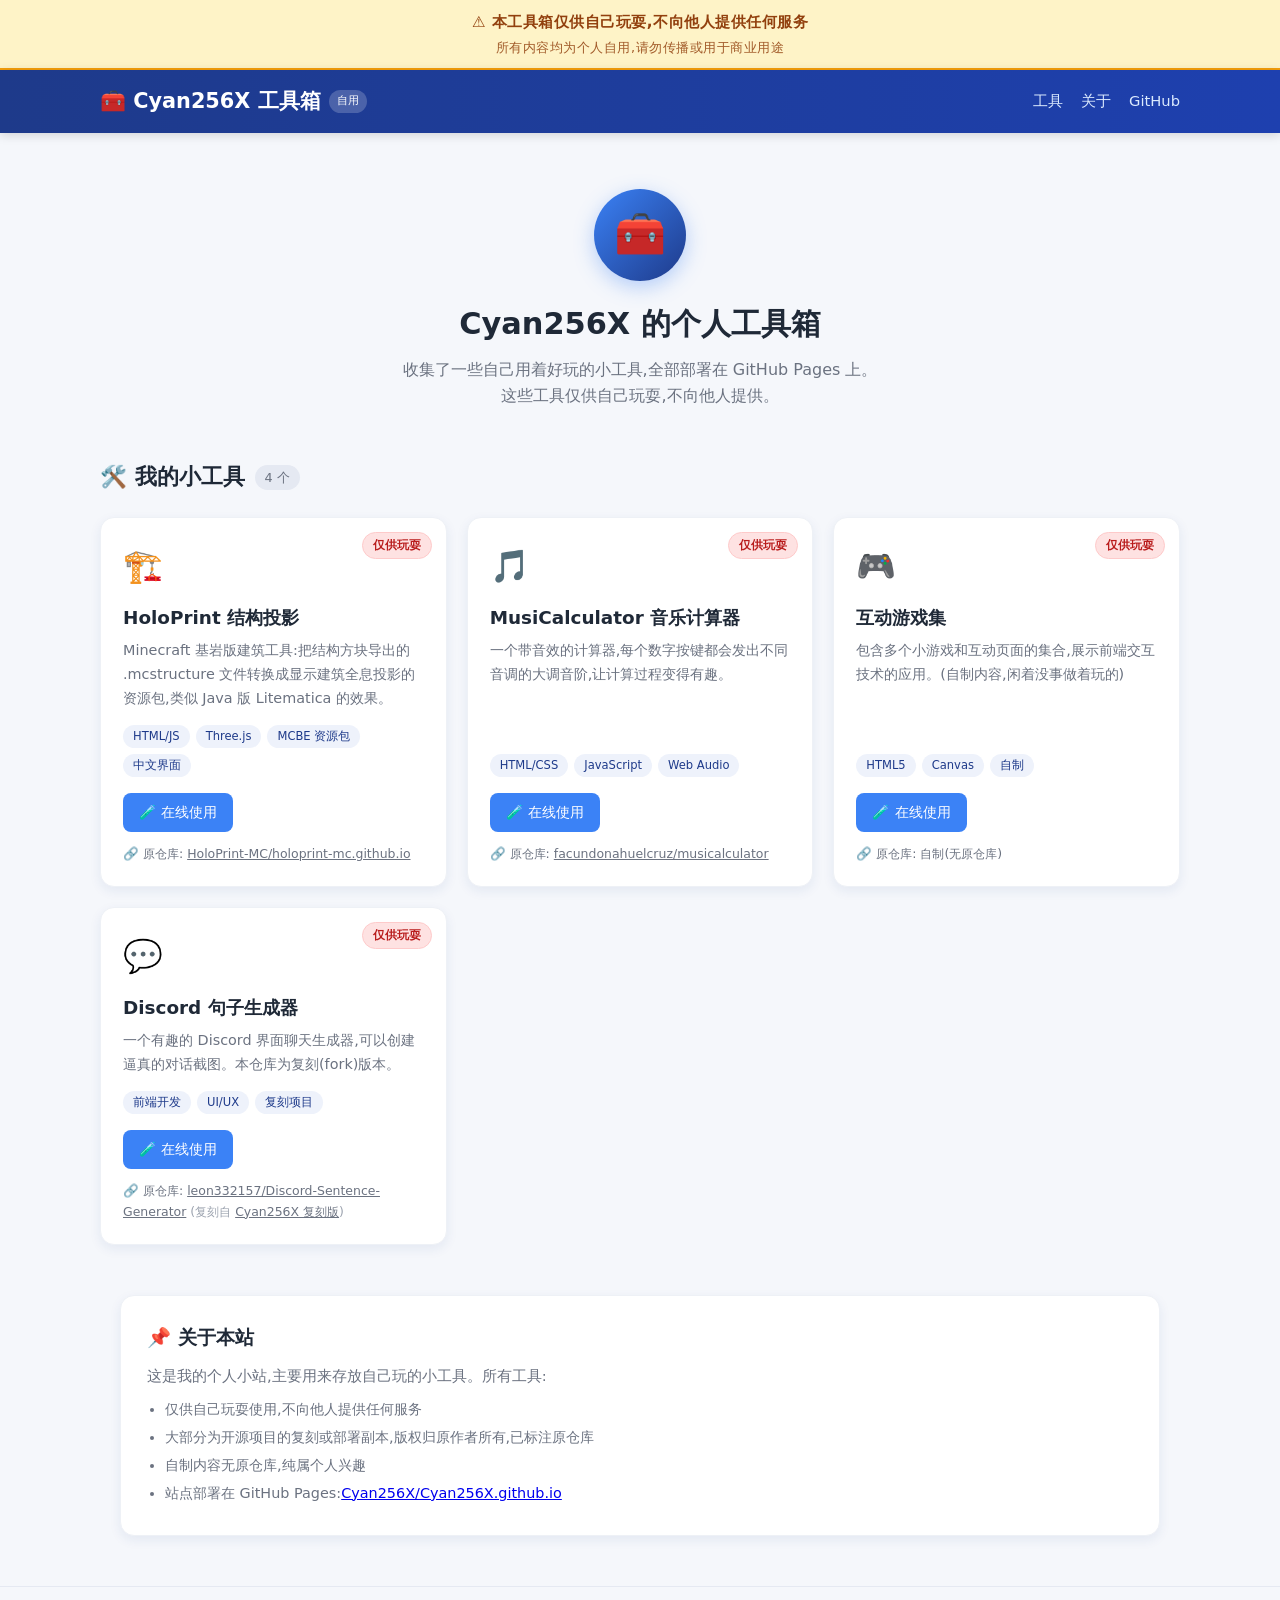
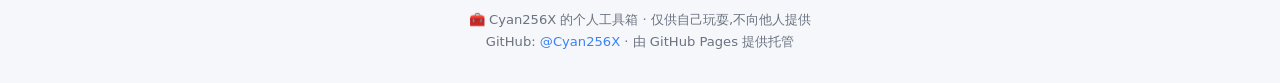
<file: index.html>
<!DOCTYPE html>
<html lang="zh-CN">
<head>
    <meta charset="UTF-8">
    <meta name="viewport" content="width=device-width, initial-scale=1.0">
    <title>Cyan256X | 个人工具箱</title>
    <style>
        :root {
            --bg: #f5f7fb;
            --card: #ffffff;
            --ink: #1f2937;
            --muted: #6b7280;
            --primary: #1e3a8a;
            --accent: #3b82f6;
            --warn-bg: #fef3c7;
            --warn-border: #f59e0b;
            --warn-ink: #92400e;
            --shadow: 0 4px 12px rgba(30, 58, 138, 0.08);
            --radius: 14px;
        }

        * { margin: 0; padding: 0; box-sizing: border-box; }

        body {
            font-family: "PingFang SC", "Microsoft YaHei", "Segoe UI", system-ui, sans-serif;
            background: var(--bg);
            color: var(--ink);
            line-height: 1.65;
            min-height: 100vh;
        }

        .container { max-width: 1080px; margin: 0 auto; padding: 0 20px; }

        /* ===== 免责横幅 ===== */
        .notice {
            background: var(--warn-bg);
            border-bottom: 2px solid var(--warn-border);
            color: var(--warn-ink);
            text-align: center;
            padding: 10px 16px;
            font-weight: 600;
            font-size: 0.95rem;
            letter-spacing: 0.5px;
        }
        .notice small { display: block; font-weight: 400; font-size: 0.8rem; margin-top: 2px; opacity: 0.85; }

        /* ===== 导航 ===== */
        .navbar {
            background: linear-gradient(90deg, var(--primary), #1e40af);
            color: #fff;
            position: sticky; top: 0; z-index: 100;
            box-shadow: 0 2px 10px rgba(0,0,0,0.15);
        }
        .nav-inner { display: flex; justify-content: space-between; align-items: center; padding: 14px 0; }
        .logo { font-size: 1.3rem; font-weight: 700; display: flex; align-items: center; gap: 8px; }
        .logo .tag { font-size: 0.7rem; background: rgba(255,255,255,0.2); padding: 2px 8px; border-radius: 20px; font-weight: 500; }
        .nav-links { display: flex; gap: 18px; list-style: none; }
        .nav-links a { color: #dbeafe; text-decoration: none; font-size: 0.92rem; transition: color 0.2s; }
        .nav-links a:hover { color: #fff; }

        /* ===== Hero ===== */
        .hero { text-align: center; padding: 56px 0 40px; }
        .hero .avatar {
            width: 92px; height: 92px; border-radius: 50%;
            background: linear-gradient(135deg, var(--accent), var(--primary));
            color: #fff; font-size: 2.6rem;
            display: flex; align-items: center; justify-content: center;
            margin: 0 auto 18px;
            box-shadow: 0 6px 20px rgba(59, 130, 246, 0.35);
        }
        .hero h1 { font-size: 1.9rem; }
        .hero p { color: var(--muted); margin-top: 8px; max-width: 560px; margin-inline: auto; }

        /* ===== 工具区 ===== */
        .tools { padding: 10px 0 50px; }
        .section-head { display: flex; align-items: center; gap: 10px; margin-bottom: 22px; }
        .section-head h2 { font-size: 1.35rem; }
        .section-head .count { font-size: 0.8rem; color: var(--muted); background: #e5e9f2; padding: 2px 10px; border-radius: 20px; }

        .grid { display: grid; grid-template-columns: repeat(auto-fill, minmax(320px, 1fr)); gap: 20px; }

        .card {
            background: var(--card);
            border-radius: var(--radius);
            box-shadow: var(--shadow);
            padding: 22px;
            display: flex; flex-direction: column;
            position: relative;
            transition: transform 0.2s, box-shadow 0.2s;
            border: 1px solid #eef1f6;
        }
        .card:hover { transform: translateY(-3px); box-shadow: 0 10px 24px rgba(30, 58, 138, 0.14); }

        .card .badge {
            position: absolute; top: 14px; right: 14px;
            background: #fee2e2; color: #b91c1c;
            font-size: 0.72rem; font-weight: 600;
            padding: 3px 10px; border-radius: 20px;
            border: 1px solid #fecaca;
        }

        .card .icon { font-size: 2rem; margin-bottom: 10px; }
        .card h3 { font-size: 1.15rem; margin-bottom: 6px; display: flex; align-items: center; gap: 8px; }
        .card .desc { color: var(--muted); font-size: 0.9rem; flex: 1; margin-bottom: 14px; }

        .card .tags { display: flex; flex-wrap: wrap; gap: 6px; margin-bottom: 16px; }
        .card .tag {
            font-size: 0.72rem; background: #eef2fb; color: var(--primary);
            padding: 2px 10px; border-radius: 20px;
        }

        .card .actions { display: flex; gap: 10px; align-items: center; }
        .btn {
            display: inline-flex; align-items: center; gap: 6px;
            background: var(--accent); color: #fff;
            text-decoration: none; font-size: 0.88rem; font-weight: 500;
            padding: 8px 16px; border-radius: 8px;
            transition: background 0.2s;
        }
        .btn:hover { background: var(--primary); }
        .btn.ghost { background: transparent; color: var(--muted); border: 1px solid #d8dee9; }
        .btn.ghost:hover { color: var(--primary); border-color: var(--accent); background: #f0f4fe; }
        .card .repo { font-size: 0.78rem; color: var(--muted); margin-top: 12px; }
        .card .repo a { color: var(--muted); }
        .card .repo a:hover { color: var(--accent); }

        /* ===== 关于 ===== */
        .about { background: var(--card); border-radius: var(--radius); box-shadow: var(--shadow); padding: 26px; margin-bottom: 50px; border: 1px solid #eef1f6; }
        .about h2 { font-size: 1.2rem; margin-bottom: 10px; }
        .about p { color: var(--muted); font-size: 0.92rem; }
        .about ul { margin: 10px 0 0 18px; color: var(--muted); font-size: 0.9rem; }
        .about li { margin-bottom: 4px; }

        /* ===== Footer ===== */
        footer { border-top: 1px solid #e5e9f2; padding: 22px 0 30px; text-align: center; color: var(--muted); font-size: 0.82rem; }
        footer a { color: var(--accent); text-decoration: none; }

        @media (max-width: 640px) {
            .nav-links { display: none; }
            .hero { padding: 36px 0 28px; }
            .hero h1 { font-size: 1.5rem; }
            .grid { grid-template-columns: 1fr; }
        }
    </style>
</head>
<body>

    <!-- 醒目免责声明 -->
    <div class="notice">
        ⚠️ 本工具箱仅供自己玩耍,不向他人提供任何服务
        <small>所有内容均为个人自用,请勿传播或用于商业用途</small>
    </div>

    <!-- 导航 -->
    <nav class="navbar">
        <div class="container nav-inner">
            <div class="logo">🧰 Cyan256X 工具箱 <span class="tag">自用</span></div>
            <ul class="nav-links">
                <li><a href="#tools">工具</a></li>
                <li><a href="#about">关于</a></li>
                <li><a href="https://github.com/Cyan256X" target="_blank">GitHub</a></li>
            </ul>
        </div>
    </nav>

    <!-- Hero -->
    <header class="hero">
        <div class="container">
            <div class="avatar">🧰</div>
            <h1>Cyan256X 的个人工具箱</h1>
            <p>收集了一些自己用着好玩的小工具,全部部署在 GitHub Pages 上。<br>这些工具仅供自己玩耍,不向他人提供。</p>
        </div>
    </header>

    <!-- 工具网格 -->
    <main class="container tools" id="tools">
        <div class="section-head">
            <h2>🛠️ 我的小工具</h2>
            <span class="count">4 个</span>
        </div>

        <div class="grid">

            <!-- HoloPrint -->
            <div class="card">
                <span class="badge">仅供玩耍</span>
                <div class="icon">🏗️</div>
                <h3>HoloPrint 结构投影</h3>
                <p class="desc">Minecraft 基岩版建筑工具:把结构方块导出的 .mcstructure 文件转换成显示建筑全息投影的资源包,类似 Java 版 Litematica 的效果。</p>
                <div class="tags">
                    <span class="tag">HTML/JS</span>
                    <span class="tag">Three.js</span>
                    <span class="tag">MCBE 资源包</span>
                    <span class="tag">中文界面</span>
                </div>
                <div class="actions">
                    <a class="btn" href="./holoprint/">🧪 在线使用</a>
                </div>
                <div class="repo">🔗 原仓库: <a href="https://github.com/HoloPrint-MC/holoprint-mc.github.io" target="_blank">HoloPrint-MC/holoprint-mc.github.io</a></div>
            </div>

            <!-- MusiCalculator -->
            <div class="card">
                <span class="badge">仅供玩耍</span>
                <div class="icon">🎵</div>
                <h3>MusiCalculator 音乐计算器</h3>
                <p class="desc">一个带音效的计算器,每个数字按键都会发出不同音调的大调音阶,让计算过程变得有趣。</p>
                <div class="tags">
                    <span class="tag">HTML/CSS</span>
                    <span class="tag">JavaScript</span>
                    <span class="tag">Web Audio</span>
                </div>
                <div class="actions">
                    <a class="btn" href="./Musicalculator/">🧪 在线使用</a>
                </div>
                <div class="repo">🔗 原仓库: <a href="https://github.com/facundonahuelcruz/musicalculator" target="_blank">facundonahuelcruz/musicalculator</a></div>
            </div>

            <!-- 互动游戏集 -->
            <div class="card">
                <span class="badge">仅供玩耍</span>
                <div class="icon">🎮</div>
                <h3>互动游戏集</h3>
                <p class="desc">包含多个小游戏和互动页面的集合,展示前端交互技术的应用。(自制内容,闲着没事做着玩的)</p>
                <div class="tags">
                    <span class="tag">HTML5</span>
                    <span class="tag">Canvas</span>
                    <span class="tag">自制</span>
                </div>
                <div class="actions">
                    <a class="btn" href="./hit/">🧪 在线使用</a>
                </div>
                <div class="repo">🔗 原仓库: <span>自制(无原仓库)</span></div>
            </div>

            <!-- Discord 句子生成器 -->
            <div class="card">
                <span class="badge">仅供玩耍</span>
                <div class="icon">💬</div>
                <h3>Discord 句子生成器</h3>
                <p class="desc">一个有趣的 Discord 界面聊天生成器,可以创建逼真的对话截图。本仓库为复刻(fork)版本。</p>
                <div class="tags">
                    <span class="tag">前端开发</span>
                    <span class="tag">UI/UX</span>
                    <span class="tag">复刻项目</span>
                </div>
                <div class="actions">
                    <a class="btn" href="./discord-generator/">🧪 在线使用</a>
                </div>
                <div class="repo">🔗 原仓库: <a href="https://github.com/leon332157/Discord-Sentence-Generator" target="_blank">leon332157/Discord-Sentence-Generator</a> <span style="color:#9ca3af;">(复刻自 <a href="https://github.com/Cyan256X/Discord-Sentence-Generator" target="_blank">Cyan256X 复刻版</a>)</span></div>
            </div>

        </div>
    </main>

    <!-- 关于 -->
    <div class="container">
        <section class="about" id="about">
            <h2>📌 关于本站</h2>
            <p>这是我的个人小站,主要用来存放自己玩的小工具。所有工具:</p>
            <ul>
                <li>仅供自己玩耍使用,不向他人提供任何服务</li>
                <li>大部分为开源项目的复刻或部署副本,版权归原作者所有,已标注原仓库</li>
                <li>自制内容无原仓库,纯属个人兴趣</li>
                <li>站点部署在 GitHub Pages:<a href="https://github.com/Cyan256X/Cyan256X.github.io" target="_blank">Cyan256X/Cyan256X.github.io</a></li>
            </ul>
        </section>
    </div>

    <footer>
        <div class="container">
            <p>🧰 Cyan256X 的个人工具箱 · 仅供自己玩耍,不向他人提供</p>
            <p>GitHub: <a href="https://github.com/Cyan256X" target="_blank">@Cyan256X</a> · 由 GitHub Pages 提供托管</p>
        </div>
    </footer>

</body>
</html>
</file>
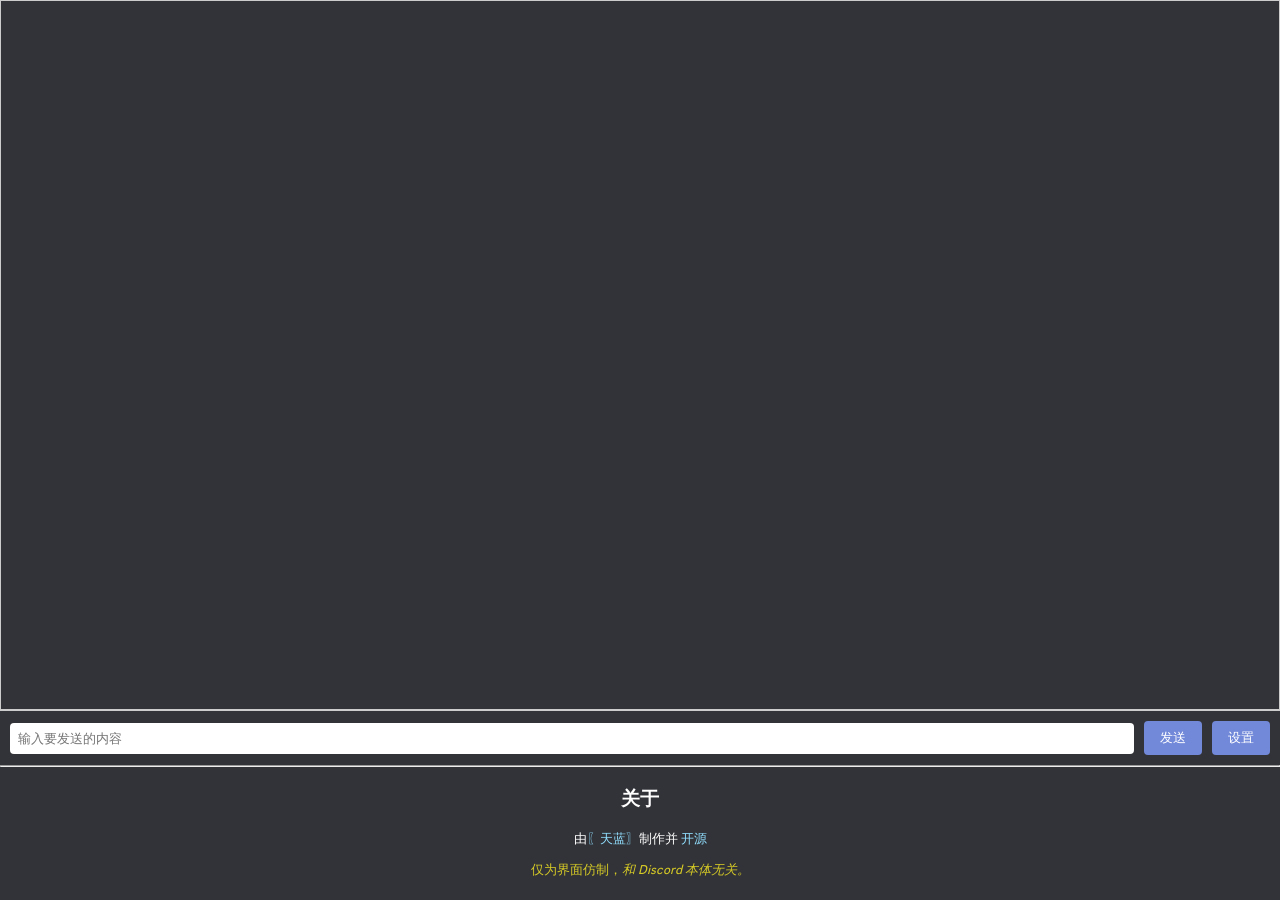
<file: discord-generator/index.html>
<!DOCTYPE html>
<html lang="zh">

<head>
    <meta charset="UTF-8">
    <meta name="viewport" content="width=device-width, initial-scale=1.0">
    <title>仿制 Discord 聊天界面</title>
    <link rel="stylesheet" href="style.css">
    <script>
        alert('仿制 Discord 聊天界面\n仅为界面仿制，与 Discord 本体无关。\n公布本页面请标注原作者，谢谢。\nBilibili：@天蓝_Chiron')
    </script>
</head>

<body>
    <div class="chat-container">
        <div class="message-container" id="messageContainer">
            <!-- 消息将会在这里显示 -->
        </div>
        <div class="input-container">
            <input type="text" id="userInput" placeholder="输入要发送的内容">
            <button id="sendButton">发送</button>
            <button id="settingsButton">设置</button>
        </div>
    </div>
    <!-- 设置窗体 -->
    <div id="settingsModal" class="modal">
        <div class="modal-content">
            <span class="close">&times;</span>
            <h2>设置</h2>
            <label for="usernameInput">名称:</label>
            <input type="text" id="usernameInput" placeholder="输入显示名称"><br />
            <label for="avatarInput">头像（点击上传）:</label>
            <input type="file" id="avatarInput" accept="image/*">
            <hr>
            <label for="showIconCheckbox">显示 lowiro 图标</label>
            <input type="checkbox" id="showIconCheckbox"><br /><br />
            <button id="saveSettingsButton">保存</button>
        </div>
    </div>
    <hr class="outside-border">
    <div class="footer" style="text-align: center;font-size: medium;">
        <h3>关于</h3>
        <p class="footer-content">由<a href="https://github.com/MetallicAllex">〖天蓝〗</a>制作并<a
                href="https://github.com/MetallicAllex/Discord-Sentence-Generator"> 开源</a>
        <p class="footer-content" style="color: #d6ca26;">仅为界面仿制，<em>和 Discord 本体无关。</em></p>
    </div>
    <script src="script.js"></script>
</body>

</html>
</file>
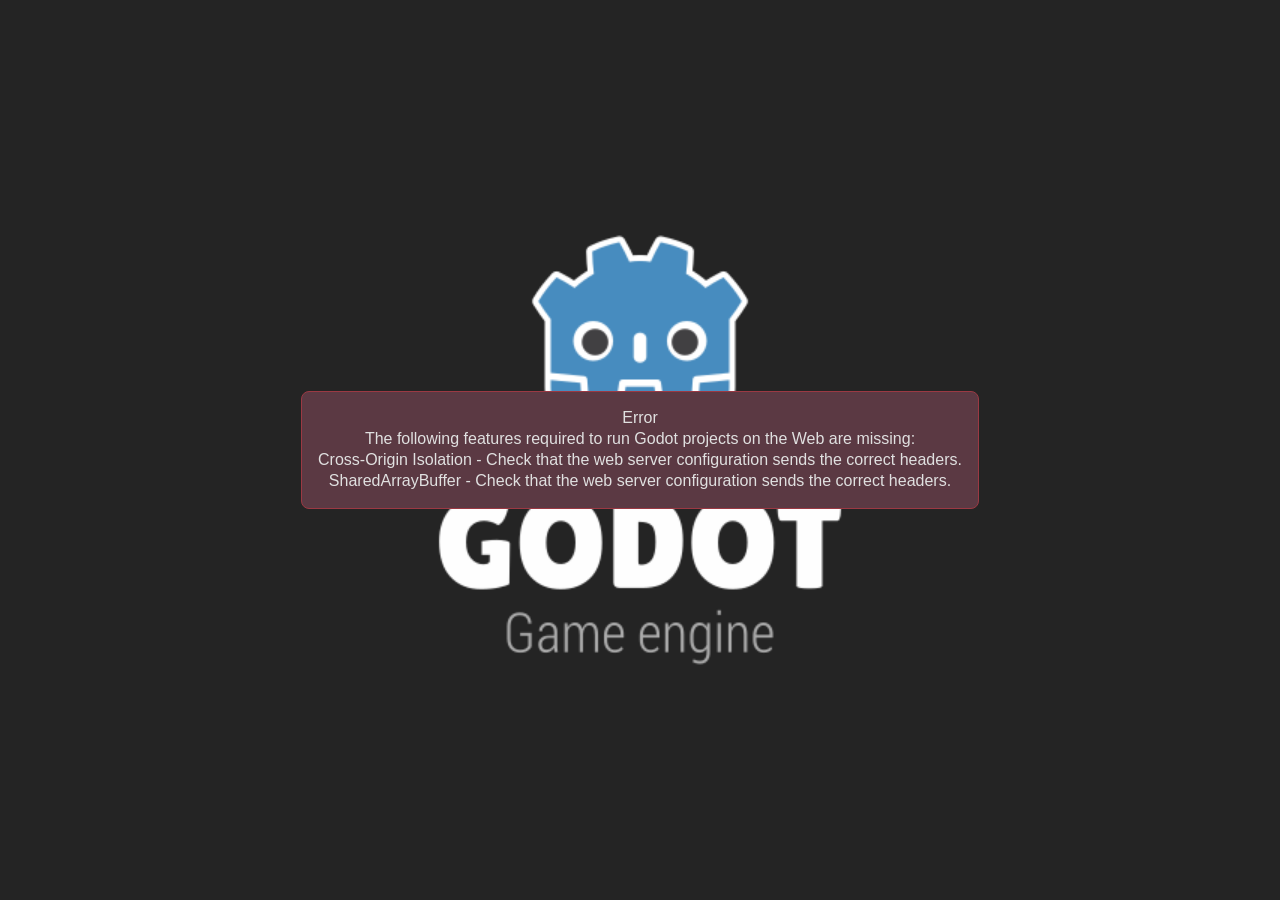
<file: Games/index.html>
<!DOCTYPE html>
<html lang="en">
<head>
<meta charset="utf-8">
<meta name="viewport" content="width=device-width, initial-scale=1.0">
<title>CryoMirage</title>
<script src="coi-serviceworker.js"></script>
<style>
body{background:#000;color:#fff;font-family:sans-serif;display:flex;justify-content:center;align-items:center;height:100vh;text-align:center;margin:0}
#msg{max-width:400px}
button{background:#4a90d9;color:#fff;border:none;padding:12px 24px;border-radius:6px;font-size:16px;cursor:pointer;margin-top:16px}
</style>
</head>
<body>
<div id="msg">
<h2>Preparing CryoMirage...</h2>
<p id="status">Setting up...</p>
<button id="btn" style="display:none" onclick="go()">Launch</button>
</div>
<script>
function go(){window.location.href="CryoMarige.html"}
if("serviceWorker"in navigator){
navigator.serviceWorker.register("coi-serviceworker.js",{scope:"./"}).then(function(r){
setTimeout(go,800)
}).catch(function(e){
document.getElementById("status").textContent="Error: "+e.message;
setTimeout(go,1000)
})
}else{document.getElementById("status").textContent="No SW";setTimeout(go,500)}
</script>
</body></html>
</file>
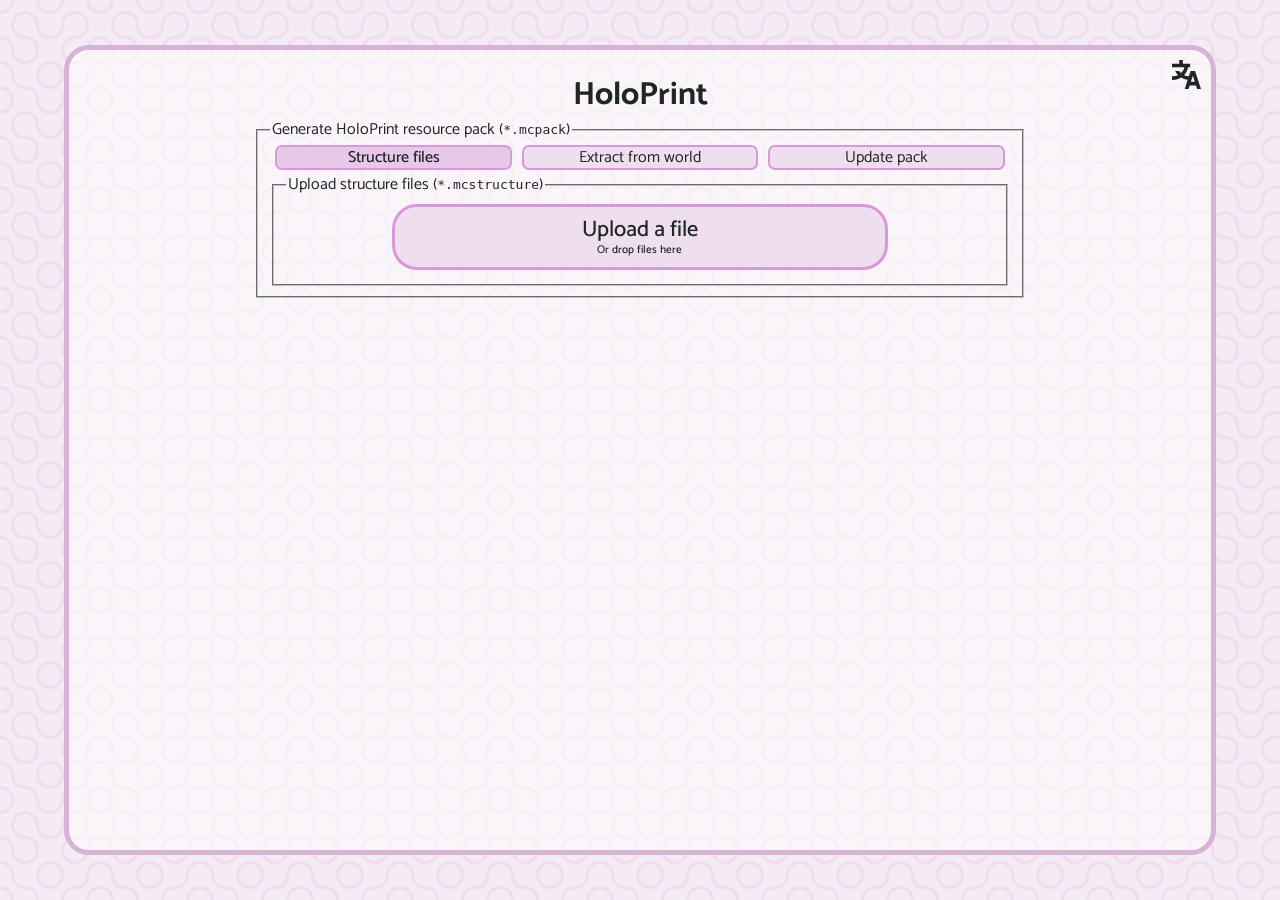
<file: holoprint/index.html>
<!DOCTYPE html><html lang="en"><head><title data-translate="app_name">HoloPrint</title><meta charset="UTF-8"><meta content="width=device-width,initial-scale=1" name="viewport"><meta content="Minecraft Bedrock build tool, like Litematica or Schematica. Create MCBE resource packs to show holograms of schematics. Make MCPE building easier!" name="description"><meta content="holoprint, litematica bedrock" name="keywords"><meta content="https://cyan256x.github.io/holoprint" property="og:url"><meta content="website" property="og:type"><meta content="HoloPrint" property="og:title"><meta content="Minecraft Bedrock build tool, like Litematica or Schematica. Create MCBE resource packs to show holograms of schematics. Make MCPE building easier!" property="og:description"><meta content="https://cyan256x.github.io/holoprint/assets/banner_1200x630.png" property="og:image"><meta content="1200" property="og:image:width"><meta content="630" property="og:image:height"><meta content="https://cyan256x.github.io/holoprint/assets/logo_192.png" property="og:image"><meta content="192" property="og:image:width"><meta content="192" property="og:image:height"><meta content="https://cyan256x.github.io/holoprint/assets/banner.png" property="og:image"><meta content="720" property="og:image:width"><meta content="210" property="og:image:height"><script type="application/ld+json">{"@context":"https://schema.org","@type":"WebApplication","name":"HoloPrint","url":"https://cyan256x.github.io/holoprint","description":"Minecraft Bedrock build tool, like Litematica or Schematica. Create MCBE resource packs to show holograms of schematics. Make MCPE building easier!","applicationCategory":"UtilitiesApplication","browserRequirements":"Requires JavaScript","operatingSystem":"All","keywords":"holoprint, litematica bedrock","image":"https://cyan256x.github.io/holoprint/assets/logo_192.png","author":{"@type":"Person","name":"SuperLlama88888","url":"https://github.com/SuperLlama88888"},"hasPart":[{"@type":"WebPage","url":"https://holoprint-mc.github.io/wiki","name":"HoloPrint Wiki"},{"@type":"WebPage","url":"https://holoprint-mc.github.io/wiki/creating-packs","name":"HoloPrint Wiki - Tutorial"},{"@type":"WebPage","url":"https://holoprint-mc.github.io/wiki/faq","name":"HoloPrint Wiki - FAQ"}],"offers":{"@type":"Offer","price":"0"}}</script><meta content="KvFing8WMIePsj6J3Ed5BvcylweI7EL4D2lwVkKqcOE" name="google-site-verification"><link href="manifest.webmanifest" rel="manifest"><link href="favicon.ico" rel="icon" sizes="48x48"><link href="assets/logo_192.png" rel="icon" sizes="192x192"><link href="https://fonts.bunny.net/css?family=catamaran:400,500,700&display=swap" rel="stylesheet"><link href="https://fonts.bunny.net/css?family=space-grotesk:400&display=swap" rel="stylesheet"><link href="styles/index-37IZKJBT.css" rel="stylesheet"><script type="importmap">{"imports":{"nbtify-readonly-typeless":"https://esm.sh/nbtify-readonly-typeless@1.1.2?keep-names&target=es2021","mcbe-leveldb-reader":"https://esm.sh/mcbe-leveldb-reader@2.0.1?exports=extractStructureFilesFromMcworld&target=es2021","tga-js":"https://esm.sh/tga-js@1.1.1?target=es2021","potpack":"https://esm.sh/potpack@2.1.0?target=es2021","deepmerge":"https://esm.sh/deepmerge@4.3.1?target=es2021","@supabase/supabase-js":"https://esm.sh/@supabase/supabase-js@2?exports=createClient&target=es2021","three":"https://esm.sh/three@0.177.0?target=es2021","three/examples/jsm/":"https://esm.sh/three@0.177.0/examples/jsm/","stats.js":"https://esm.sh/stats.js@0.17.0?target=es2021","lil-gui":"https://esm.sh/lil-gui@0.20?target=es2021","@zip.js/zip.js":"https://esm.sh/@zip.js/zip.js@^2.7.57?exports=ZipWriter,TextReader,BlobWriter,BlobReader,ZipReader&target=es2021","strip-json-comments":"https://esm.sh/strip-json-comments@5.0.1?target=es2021","./index.js":"./index-XQHMMGT2.js"}}</script><script type="module" src="index-XQHMMGT2.js"></script></head><body><main><h1 data-translate="app_name">HoloPrint</h1><div id="responsiveWidthWrapper"><form action="javascript:" id="generatePackForm"><fieldset><legend data-translate="generate_heading">Generate HoloPrint resource pack (<code>*.mcpack</code>)</legend><div id="structureFileInputCont" class="multiTabCont"><input type="radio" name="configTabs2" id="structureFilesTab" checked form=""> <label data-translate="structure_files.heading" for="structureFilesTab" class="buttonlike">Structure files</label><fieldset><legend data-translate="structure_files.upload">Upload structure files (<code>*.mcstructure</code>)</legend><label><input type="file" id="structureFilesInput" form="" accept=".mcstructure" autocomplete="off" multiple><div class="buttonlike"><p data-translate="upload.button">Upload a file</p><p data-translate="upload.button.drop_notice">Or drop files here</p></div></label> <span data-translate="structure_files.error" class="hidden" id="notStructureFileError">Please upload only <code>.mcstructure</code> files.</span></fieldset><input type="radio" name="configTabs2" id="extractFromWorldTab" form=""> <label data-translate="extract_from_world.heading" for="extractFromWorldTab" class="buttonlike">Extract from world</label><fieldset><legend data-translate="extract_from_world.upload">Upload world file (<code>*.mcworld</code>, <code>*.mctemplate</code>, <code>*.zip</code>)</legend><label><input type="file" id="worldFileInput" form="" accept=".mcworld,.mctemplate,.zip" autocomplete="off"><div class="buttonlike"><p data-translate="upload.button.world">Upload a world file</p><p data-translate="upload.button.drop_notice">Or drop files here</p></div></label> <span data-translate="extract_from_world.extracting" class="hidden" id="worldExtractionMessage">Extracting structures from world...</span> <span data-translate="extract_from_world.success" class="hidden" id="worldExtractionSuccess"></span> <span data-translate="extract_from_world.error" class="hidden" id="worldExtractionError">No saved structures found!</span> <span data-translate="extract_from_world.world_error" class="hidden" id="worldExtractionWorldError"></span></fieldset><input type="radio" name="configTabs2" id="updatePackTab" form=""> <label data-translate="update_pack.heading" for="updatePackTab" class="buttonlike">Update pack</label><fieldset><legend data-translate="update_pack.upload">Upload old Structura/HoloPrint pack (<code>*.mcpack</code>)</legend><label><input type="file" id="oldPackInput" form="" accept=".mcpack" autocomplete="off"><div class="buttonlike"><p data-translate="upload.button.old_pack">Upload an old pack</p><p data-translate="upload.button.drop_notice">Or drop files here</p></div></label> <span data-translate="update_pack.extracting" class="hidden" id="oldPackExtractionMessage">Extracting structure files...</span> <span data-translate="update_pack.success" class="hidden" id="oldPackExtractionSuccess">Successfully found old structure files!</span> <span data-translate="update_pack.error" class="hidden" id="oldPackExtractionError">Pack is not a Structura/HoloPrint pack! <small>(No structure files were found.)</small></span></fieldset></div><file-input-table data-translate-empty-text="file_input_table.empty" data-translate-file-text-count="file_input_table.count" data-translate-remove-all-text="file_input_table.remove_all" empty-text="No files are selected" file-text-count="{COUNT} file[s] selected" hide-file-extensions remove-all-text="Remove all"><input type="file" name="structureFiles" id="structureFilesList" accept=".mcstructure" multiple required></file-input-table><div class="multiTabCont"><input type="radio" name="configTabs" id="settingsTab" checked form=""> <label data-translate="settings.heading" for="settingsTab" class="buttonlike">Settings</label><fieldset><legend data-translate="settings.heading">Settings</legend><label><span data-translate="settings.ghost_block_scale">Ghost block scale:</span> <input type="number" name="scale" value="95" max="100" min="70" step="1">%</label><fieldset class="expandable textureSettings"><legend><label><span data-translate="settings.textures">Textures</span><input type="checkbox"></label></legend><div><table><tr><td><label data-translate="settings.textures.outline.width">Texture outline width:</label></td><td><select name="textureOutlineWidth"><option value="0" data-translate="settings.textures.outline.width.no_outline">None</option><option value="0.125">0.125px</option><option value="0.25" selected>0.25px</option><option value="0.5">0.5px</option><option value="1">1px</option></select></td></tr><tr><td><label data-translate="settings.textures.outline.color">Texture outline color:</label></td><td><input type="color" name="textureOutlineColor" value="#0000FF"></td></tr><tr><td><label data-translate="settings.textures.outline.opacity">Texture outline opacity:</label></td><td><input type="number" name="textureOutlineOpacity" value="65" max="100" min="10">%</td></tr><tr><td><label data-translate="settings.textures.tint.color">Overlay tint:</label></td><td><input type="color" name="tintColor" value="#579EFA"></td></tr><tr><td><label data-translate="settings.textures.tint.opacity">Overlay tint opacity:</label></td><td><input type="number" name="tintOpacity" value="20" max="100" min="1">%</td></tr></table><div id="texturePreviewCont"><span data-translate="settings.textures.tint.toggleable_in_game">Tint can be turned on/off in-game</span><div id="texturePreviewImageCont"><div class="loader"></div></div></div></div></fieldset><fieldset class="expandable"><legend><label><span data-translate="settings.player_controls">In-game controls (<a href="https://holoprint-mc.github.io/wiki/hologram-controls" target="_blank">Wiki</a>)</span><input type="checkbox"></label></legend><div id="playerControlsInputCont"></div></fieldset><fieldset class="expandable"><legend><label><span data-translate="settings.features">Features</span><input type="checkbox"></label></legend><div><table><tr><td><label data-translate="settings.features.spawn_animation" for="c1">Spawn animation:</label></td><td><input type="checkbox" name="spawnAnimationEnabled" id="c1" checked></td></tr><tr><td><label data-translate="settings.features.player_controls" for="c2">Player controls:</label></td><td><input type="checkbox" name="playerControlsEnabled" id="c2" checked></td></tr><tr><td><label data-translate="settings.features.ui_controls" for="c3">UI controls:</label></td><td><input type="checkbox" name="uiControlsEnabled" id="c3" checked></td></tr><tr><td><label data-translate="settings.features.retexture_control_items" for="c4">Retexture control items:</label></td><td><input type="checkbox" name="retextureControlItems" id="c4" checked></td></tr><tr><td><label data-translate="settings.features.rename_control_items" for="c5">Rename control items:</label></td><td><input type="checkbox" name="renameControlItems" id="c5" checked></td></tr></table></div></fieldset><label><span data-translate="settings.mini_size">Mini display size: </span><select name="miniSize"><option value="0.125" data-translate="settings.mini_size.small" selected>Small</option><option value="0.0625" data-translate="settings.mini_size.smaller">Smaller</option><option value="0.03125" data-translate="settings.mini_size.tiny">Tiny</option><option value="0" data-translate="settings.mini_size.hidden">Hidden</option></select></label><details><summary data-translate="settings.advanced">Advanced</summary><label><span data-translate="settings.coordinate_lock">Coordinate lock:</span> <input type="checkbox" name="coordinateLockEnabled" autocomplete="off"></label><div id="coordinateLockCoordsCont" class="hidden"><button type="button" data-translate="settings.coordinate_lock.get_global_coords" class="importantButton">Get global coordinates</button><div id="coordinateLockStructureCoords" translate="no"></div><span data-translate="settings.coordinate_lock.axis">Axis:</span> <input type="radio" name="axis" value="X" class="buttonlike" checked> <input type="radio" name="axis" value="Y" class="buttonlike"> <input type="radio" name="axis" value="Z" class="buttonlike"> <span id="coordinateLockCoordsAdjustmentCont"><span data-translate="settings.coordinate_lock.adjust">Adjust:</span> <span translate="no"><span><button type="button">-1000</button> <button type="button">-100</button> <button type="button">-10</button> <button type="button">-1</button> </span>&NoBreak; <span><button type="button">+1</button> <button type="button">+10</button> <button type="button">+100</button> <button type="button">+1000</button></span></span></span></div><label><span data-translate="settings.initial_offset">Initial offset:</span> <vec-3-input name="initialOffset"><input type="number" value="0" max="999" min="-999" step="1" is="resizing-input" placeholder="0" slot="x"> <input type="number" value="0" max="999" min="-999" step="1" is="resizing-input" placeholder="0" slot="y"> <input type="number" value="0" max="999" min="-999" step="1" is="resizing-input" placeholder="0" slot="z"></vec-3-input></label> <label><span data-translate="settings.backup_slot_count">Backup slot count:</span> <input type="number" name="backupSlotCount" value="10" max="30" min="0" step="1"></label> <label><span data-translate="settings.control_item_texture_scale">Control item texture scale:</span> <input type="number" name="controlItemTextureScale" value="1" max="64" min="1" step="1"></label> <label><span data-translate="settings.ignored_blocks">Ignored blocks:</span> <input type="text" name="ignoredBlocks" data-translate-placeholder="settings.ignored_blocks.placeholder" placeholder="block_1 block_2 etc."></label> <label><span data-translate="settings.opacity_mode">Opacity mode:</span> <select name="opacityMode"><option value="multiple" data-translate="settings.opacity_mode.in_game_controls" selected>In-game controls</option><option value="single" data-translate="settings.opacity_mode.fixed_opacity">Single option</option></select></label> <label class="hidden"><span data-translate="settings.opacity">Hologram opacity:</span> <input type="number" name="opacity" value="80" max="100" min="10" step="5">%</label> <label><span data-translate="settings.validate_air_blocks">Validate air blocks:</span> <input type="checkbox" name="validateAirBlocks"></label></details><button type="button" data-translate="reset" class="resetButton" data-reset-translation="settings.reset">Reset</button></fieldset><input type="radio" name="configTabs" id="metadataTab" form=""> <label data-translate="metadata.heading" for="metadataTab" class="buttonlike">Metadata</label><fieldset><legend data-translate="metadata.heading">Metadata</legend><label><span data-translate="metadata.pack_name">Pack name:</span> <code><input type="text" name="packName" pattern="[^\/]*"></code></label> <label><span data-translate="metadata.pack_icon">Pack icon (<code>*.png</code>):</span> <input type="file" name="packIcon" accept=".png"></label> <label><span data-translate="metadata.structure_author">Structure author:</span> <input type="text" name="author" data-translate-placeholder="metadata.structure_author.placeholder" placeholder="MinecraftLover123"></label> <label><span data-translate="metadata.description">Description:</span><br><textarea cols="20" data-translate-placeholder="metadata.description.placeholder" name="description" placeholder="This is my epic house!" rows="4"></textarea></label><div id="descriptionLinksCont"></div><label><span data-translate="metadata.compression_level">Compression level:</span> <input type="number" name="compressionLevel" value="5" max="9" min="0" step="1"></label> <button type="button" data-translate="reset" class="resetButton" data-reset-translation="metadata.reset">Reset</button></fieldset><input type="radio" name="configTabs" id="resourcesTab" form=""> <label data-translate="resource_packs.heading" for="resourcesTab" class="buttonlike">Resource packs</label><fieldset><legend data-translate="resource_packs.heading">Resource packs</legend><label><span data-translate="resource_packs.upload_local">Upload a local resource pack:</span><br><input type="file" name="localResourcePack" webkitdirectory></label> <button type="button" data-translate="resource_packs.clear_cache" data-reset-translation="resource_packs.cache_reset" id="clearResourcePackCacheButton">Clear resource pack cache</button> <button type="button" data-translate="reset" class="resetButton" data-reset-translation="resource_packs.reset">Reset</button></fieldset></div><button data-translate="generate" id="generatePackButton" name="submit">Generate pack</button> <small data-translate="terms_of_use_notice" id="termsOfUseNotice">By generating a pack with HoloPrint, you agree to the <a href="https://github.com/SuperLlama88888/holoprint/blob/main/TERMS_OF_USE.md" target="_blank">Terms of Use</a>. (It's really short!)</small></fieldset></form><div id="completedPacksCont"></div><simple-logger id="log"></simple-logger></div><div id="languageSelectorCont" data-translate-title="change_language" title="Change language"><div id="languageSelectorButton"></div><select id="languageSelector"><option value="en_US">English</option></select></div></main><div id="dropFileNotice" class="hidden"><h1 data-translate="upload.drop_file">Drop your files here</h1></div></body></html>
</file>
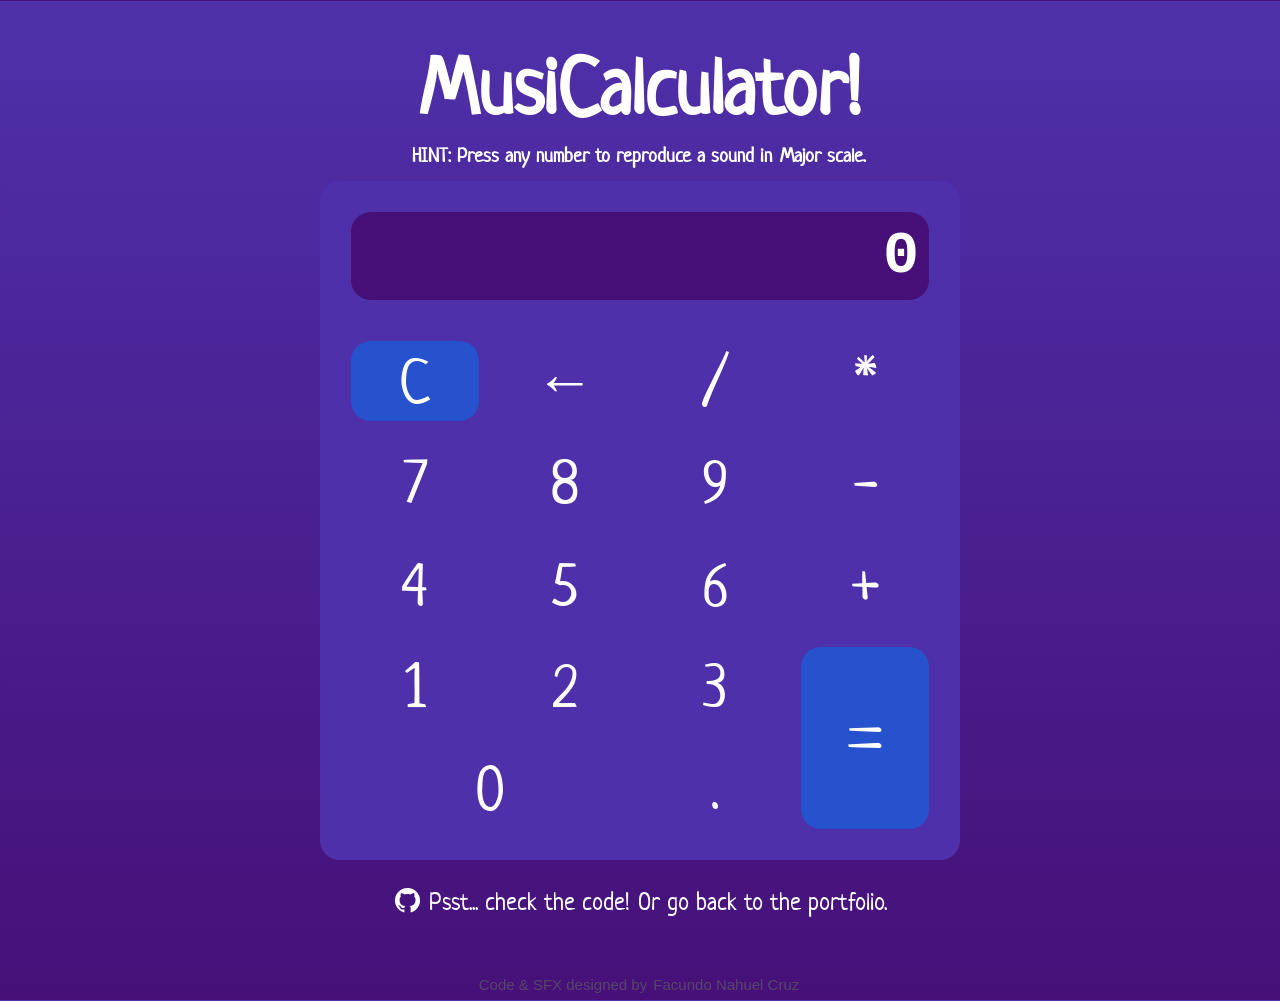
<file: Musicalculator/index.html>
<!DOCTYPE html>
<html lang="en">
<head>
    <meta charset="UTF-8">
    <meta http-equiv="X-UA-Compatible" content="IE=edge">
    <meta name="viewport" content="width=device-width, initial-scale=1.0">
    <title>MusiCalculator</title>
<!--bootstrap library, JUST FOR ICONS-->
    <link rel="stylesheet" href="https://cdn.jsdelivr.net/npm/bootstrap-icons@1.10.3/font/bootstrap-icons.css">
    <link rel="stylesheet" href="./main.css">
</head>

<body>
    <h1 id="title">MusiCalculator!</h1>
    <h2 id="subtitle">HINT: Press any number to reproduce a sound in <a id="major-link" href="https://en.wikipedia.org/wiki/Major_scale" target="_blank">Major scale.</a></h2>

<div class="calculator">
    <div class="screen">0</div>
<!--buttons displayed in the calculator-->
        <button id="clear" class="calculator-button">C</button>
        <button id="delete" class="calculator-button">←</button>
        <button class="calculator-button">/</button>
        <button class="calculator-button">*</button>
        <button class="calculator-button" onclick="clickSeven.play();">7</button>
        <button class="calculator-button" onclick="clickEight.play();">8</button>
        <button class="calculator-button" onclick="clickNine.play();">9</button>
        <button class="calculator-button">-</button>
        <button class="calculator-button" onclick="clickFour.play();">4</button>
        <button class="calculator-button" onclick="clickFive.play();">5</button>
        <button class="calculator-button" onclick="clickSix.play();">6</button>
        <button class="calculator-button">+</button>
        <button class="calculator-button" onclick="clickOne.play();">1</button>
        <button class="calculator-button" onclick="clickTwo.play();">2</button>
        <button class="calculator-button" onclick="clickThree.play();">3</button>
        <button id="equal" class="calculator-button">=</button>
        <button id="zero" class="calculator-button" onclick="clickZero.play();">0</button>
        <button class="calculator-button">.</button>
</div> 

<!--code n portfolio section-->
<div class="social-container">
    <a href="https://github.com/facundonahuelcruz/musicalculator"><p class="social"><i class="bi bi-github"></i> Psst... check the code!</p></a>
    <a href="facundonahuelcruz.github.io" target="_blank"><p class="social">Or go back to the portfolio.</p></a>
</div>

<!--just the footer, mentioning me-->
<footer>
    <p id="footer">Code & SFX designed by <a id="footer-link" href="https://www.linkedin.com/in/devcruz/" target="_blank">Facundo Nahuel Cruz</a></p>
</footer>

<!--buttons sfx (i did this script here cuz was more comfortable for me)-->
<script type="text/javascript">
    const clickZero = new Audio();{
        clickZero.src = "./sfx/note0.wav"
    }
    const clickOne = new Audio();{
        clickOne.src = "./sfx/note1.wav"
    }
    const clickTwo = new Audio();{
        clickTwo.src = "./sfx/note2.wav"
    }
    const clickThree = new Audio();{
        clickThree.src = "./sfx/note3.wav"
    }
    const clickFour = new Audio();{
        clickFour.src = "./sfx/note4.wav"
    }
    const clickFive = new Audio();{
        clickFive.src = "./sfx/note5.wav"
    }
    const clickSix = new Audio();{
        clickSix.src = "./sfx/note6.wav"
    }
    const clickSeven = new Audio();{
        clickSeven.src = "./sfx/note7.wav"
    }
    const clickEight = new Audio();{
        clickEight.src = "./sfx/note8.wav"
    }
    const clickNine = new Audio();{
        clickNine.src = "./sfx/note9.wav"
    }
</script>

<!--calculator mechanism script-->
    <script src="./script.js"></script>
</body>
</html>
</file>
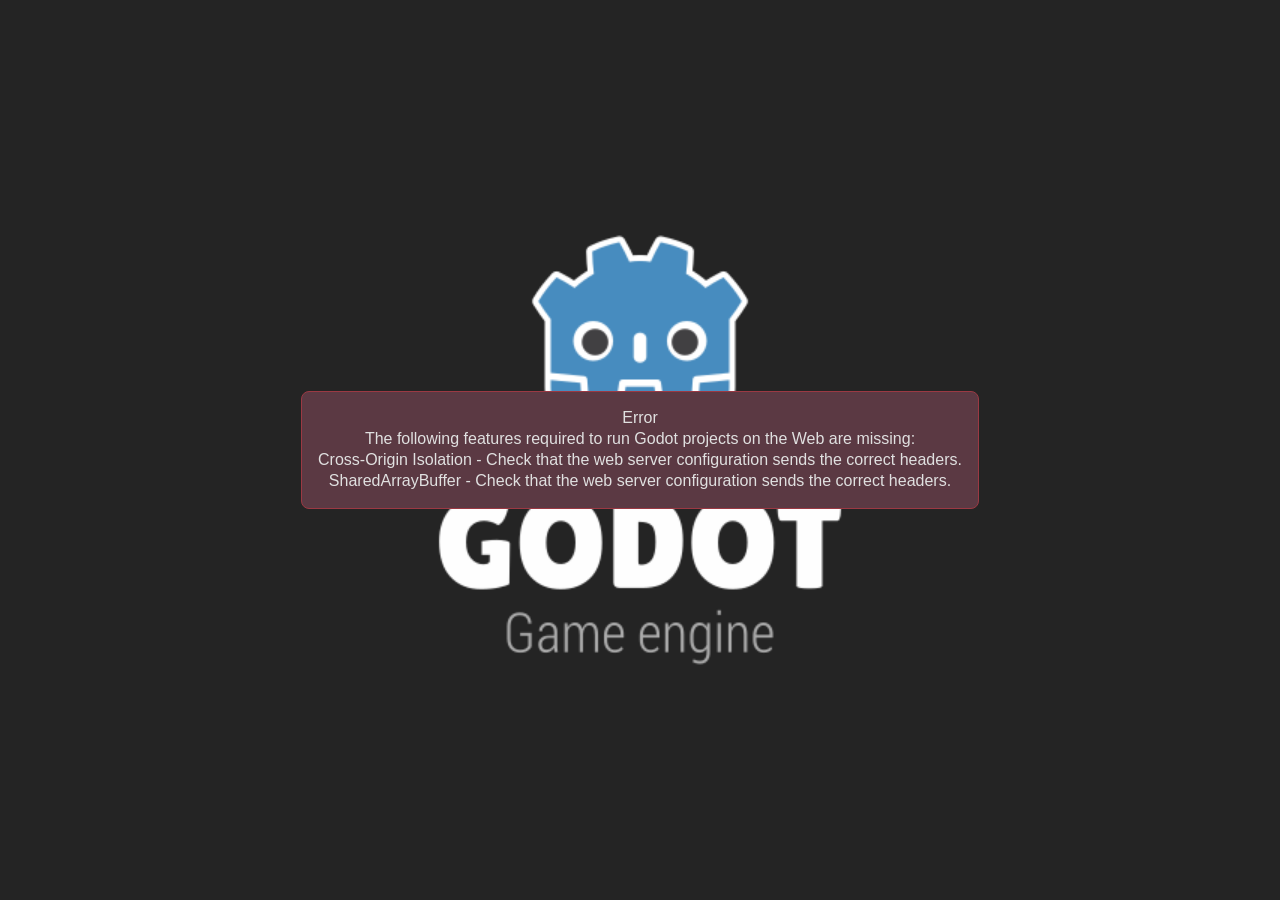
<file: Games/CryoMarige.html>
<!DOCTYPE html>
<html lang="en">
	<head>
		<script src="coi-serviceworker.js"></script>
		<meta charset="utf-8">
		<meta name="viewport" content="width=device-width, user-scalable=no, initial-scale=1.0">
		<title>CryoMirage</title>
		<style>
html, body, #canvas {
	margin: 0;
	padding: 0;
	border: 0;
}

body {
	color: white;
	background-color: black;
	overflow: hidden;
	touch-action: none;
}

#canvas {
	display: block;
}

#canvas:focus {
	outline: none;
}

#status, #status-splash, #status-progress {
	position: absolute;
	left: 0;
	right: 0;
}

#status, #status-splash {
	top: 0;
	bottom: 0;
}

#status {
	background-color: #242424;
	display: flex;
	flex-direction: column;
	justify-content: center;
	align-items: center;
	visibility: hidden;
}

#status-splash {
	max-height: 100%;
	max-width: 100%;
	margin: auto;
}

#status-splash.show-image--false {
	display: none;
}

#status-splash.fullsize--true {
	height: 100%;
	width: 100%;
	object-fit: contain;
}

#status-splash.use-filter--false {
	image-rendering: pixelated;
}

#status-progress, #status-notice {
	display: none;
}

#status-progress {
	bottom: 10%;
	width: 50%;
	margin: 0 auto;
}

#status-notice {
	background-color: #5b3943;
	border-radius: 0.5rem;
	border: 1px solid #9b3943;
	color: #e0e0e0;
	font-family: 'Noto Sans', 'Droid Sans', Arial, sans-serif;
	line-height: 1.3;
	margin: 0 2rem;
	overflow: hidden;
	padding: 1rem;
	text-align: center;
	z-index: 1;
}
		</style>
		<link id="-gd-engine-icon" rel="icon" type="image/png" href="CryoMarige.icon.png" />
<link rel="apple-touch-icon" href="CryoMarige.apple-touch-icon.png"/>

	</head>
	<body>
		<canvas id="canvas">
			Your browser does not support the canvas tag.
		</canvas>

		<noscript>
			Your browser does not support JavaScript.
		</noscript>

		<div id="status">
			<img id="status-splash" class="show-image--true fullsize--true use-filter--true" src="CryoMarige.png" alt="">
			<progress id="status-progress"></progress>
			<div id="status-notice"></div>
		</div>

		<script src="CryoMarige.js"></script>
		<script>
const GODOT_CONFIG = {"args":[],"canvasResizePolicy":2,"emscriptenPoolSize":8,"ensureCrossOriginIsolationHeaders":true,"executable":"CryoMarige","experimentalVK":false,"fileSizes":{"CryoMarige.pck":19852,"CryoMarige.wasm":38343358},"focusCanvas":true,"gdextensionLibs":[],"godotPoolSize":4};
const GODOT_THREADS_ENABLED = true;
const engine = new Engine(GODOT_CONFIG);

(function () {
	const statusOverlay = document.getElementById('status');
	const statusProgress = document.getElementById('status-progress');
	const statusNotice = document.getElementById('status-notice');

	let initializing = true;
	let statusMode = '';

	function setStatusMode(mode) {
		if (statusMode === mode || !initializing) {
			return;
		}
		if (mode === 'hidden') {
			statusOverlay.remove();
			initializing = false;
			return;
		}
		statusOverlay.style.visibility = 'visible';
		statusProgress.style.display = mode === 'progress' ? 'block' : 'none';
		statusNotice.style.display = mode === 'notice' ? 'block' : 'none';
		statusMode = mode;
	}

	function setStatusNotice(text) {
		while (statusNotice.lastChild) {
			statusNotice.removeChild(statusNotice.lastChild);
		}
		const lines = text.split('\n');
		lines.forEach((line) => {
			statusNotice.appendChild(document.createTextNode(line));
			statusNotice.appendChild(document.createElement('br'));
		});
	}

	function displayFailureNotice(err) {
		console.error(err);
		if (err instanceof Error) {
			setStatusNotice(err.message);
		} else if (typeof err === 'string') {
			setStatusNotice(err);
		} else {
			setStatusNotice('An unknown error occurred.');
		}
		setStatusMode('notice');
		initializing = false;
	}

	const missing = Engine.getMissingFeatures({
		threads: GODOT_THREADS_ENABLED,
	});

	if (missing.length !== 0) {
		if (GODOT_CONFIG['serviceWorker'] && GODOT_CONFIG['ensureCrossOriginIsolationHeaders'] && 'serviceWorker' in navigator) {
			let serviceWorkerRegistrationPromise;
			try {
				serviceWorkerRegistrationPromise = navigator.serviceWorker.getRegistration();
			} catch (err) {
				serviceWorkerRegistrationPromise = Promise.reject(new Error('Service worker registration failed.'));
			}
			// There's a chance that installing the service worker would fix the issue
			Promise.race([
				serviceWorkerRegistrationPromise.then((registration) => {
					if (registration != null) {
						return Promise.reject(new Error('Service worker already exists.'));
					}
					return registration;
				}).then(() => engine.installServiceWorker()),
				// For some reason, `getRegistration()` can stall
				new Promise((resolve) => {
					setTimeout(() => resolve(), 2000);
				}),
			]).then(() => {
				// Reload if there was no error.
				window.location.reload();
			}).catch((err) => {
				console.error('Error while registering service worker:', err);
			});
		} else {
			// Display the message as usual
			const missingMsg = 'Error\nThe following features required to run Godot projects on the Web are missing:\n';
			displayFailureNotice(missingMsg + missing.join('\n'));
		}
	} else {
		setStatusMode('progress');
		engine.startGame({
			'onProgress': function (current, total) {
				if (current > 0 && total > 0) {
					statusProgress.value = current;
					statusProgress.max = total;
				} else {
					statusProgress.removeAttribute('value');
					statusProgress.removeAttribute('max');
				}
			},
		}).then(() => {
			setStatusMode('hidden');
		}, displayFailureNotice);
	}
}());
		</script>
	</body>
</html>
</file>
<file: discord-generator/style.css>
@font-face {
    font-family: "gg sans medium";
    src: url(./fonts/ggsans-Medium.woff2);
}

body {
    font-family: "gg sans medium";
    margin: 0;
    padding: 0;
    color: white;
    background-color: #323338;
}

.chat-container {
    display: flex;
    flex-direction: column;
    height: 85vh;
}

.message-container {
    flex: 1;
    padding: 10px;
    overflow-y: auto;
    border: 1px solid #ccc;
    padding-left: 0.55cm;
    overflow-x: hidden;
}

.input-container {
    display: flex;
    align-items: center;
    padding: 10px;
    border-top: 1px solid #ccc;
}

input {
    flex: 1;
    padding: 8px;
    border: none;
    border-radius: 4px;
}

div.message {
    margin-top: 5px;
    margin-bottom: 15px;
}

.user-name {
    transform: translateY(-8px);
    font-size: 24px;
    color: #8f52a8;
    /* 使用你喜欢的颜色，这里使用的是身份组对应颜色（#8f52a8） */
}

/* 名称上方距离 */
.message-text {
    transform: translateY(-5px);
    font-family: "gg sans medium";
    font-size: 24px;
}

button {
    margin-left: 10px;
    padding: 8px 16px;
    border: none;
    border-radius: 4px;
    background-color: #7289da;
    color: #fff;
    cursor: pointer;
}

.message {
    display: flex;
    align-items: flex-start;
    margin-bottom: 10px;
}

/* 为头像设置固定宽高，并居中 */
.user-avatar {
    width: 40px;
    height: 40px;
    border-radius: 50%;
    flex-shrink: 0;
    /* 禁止头像容器缩小 */
    display: flex;
    justify-content: center;
    align-items: center;
    background-size: cover;
    background-repeat: no-repeat;
}

.user-avatar img {
    width: 100%;
    height: 100%;
    object-fit: cover;
    /* 保持图片比例，填充整个容器 */
    border-radius: 50%;
}

.message-text {
    /* 处理长文本，自动换行 */
    word-wrap: break-word;
    overflow-wrap: break-word;
    white-space: pre-line;
    /* 保留换行符并自动换行 */
}

.message-content {
    transform: translateX(15px);
}

.user-name {
    font-weight: bold;
}

.message-time {
    font-size: 16px;
    color: #888;
    margin: 3px 0 0 10px;
}

/* 设置窗体 */
.modal {
    color: black !important;
    display: none;
    position: fixed;
    z-index: 1;
    left: 0;
    top: 0;
    width: 100%;
    height: 100%;
    background-color: rgba(0, 0, 0, 0.5);
}

.modal-content {
    background-color: #fff;
    padding: 20px;
    border-radius: 5px;
    width: 300px;
    position: absolute;
    top: 50%;
    left: 50%;
    transform: translate(-50%, -50%);
}

.close {
    color: #aaa;
    float: right;
    font-size: 28px;
    font-weight: bold;
    cursor: pointer;
}

.close:hover,
.close:focus {
    color: black;
    text-decoration: none;
    cursor: pointer;
}

/* 特殊身份组加的图标 */
.special-role-icon {
    width: 20px;
    height: 20px;
    background-image: url("./lowiro.webp");
    background-repeat: no-repeat;
    background-size: contain;
    margin-left: 5px;
    /* 根据需要调整边距 */
}

/* 调整 .user-name 容纳图标 */
.user-name {
    display: flex;
    align-items: center;
}

a,
a:visited {
    text-decoration: none;
    color: #91dfff;
}

.footer-content {
    font-size: 13px;
}

.outside-border {
    margin: 0;
}
</file>
<file: holoprint/styles/index-37IZKJBT.css>
/*!
	Material Symbols
	Copyright (c) Google
	Licensed under the Apache License, Version 2.0
	http://www.apache.org/licenses/LICENSE-2.0

	Modified from https://fonts.googleapis.com/css2?family=Material+Symbols:wght@400..700&icon_names=check,close,delete,delete_sweep,download,drag_indicator,rotate_right,stat_0&display=block
*/
:root{--icon-scale:1;--text-col:#202526;--border-col:#d899d8;--input-bg:#eedeee;--input-bg-checked:#e8c8e8;--input-bg-active:#dabada;--dark-bg:#d38ad3;--dark-bg-hover:#c57cc5;--dark-bg-active:#b66db7;--dark-border:#9b4f9b;--success-green:#3ab336;--error-red:#e24436}body{color:var(--text-col);background-image:linear-gradient(rgba(255,255,255,.733),rgba(255,255,255,.733)),url(../assets/logo_background.png);background-size:100px;font-family:Catamaran,Trebuchet MS,sans-serif;line-height:1.2}@keyframes move-background{0%{background-position:0 0}to{background-position:100px 60px}}h1{margin:6px 0}form{text-align:left}file-input-table{margin:3px}span{vertical-align:middle}label{display:block}details{border:1px solid #aaa;border-radius:5px;width:-webkit-fit-content;width:fit-content;padding:3px}summary{padding:0 3px;font-size:1rem;font-weight:500}img:not(#languageSelectorButton),canvas{border:1px solid #000;width:400px;display:inline-block}.resetButton{position:absolute;top:0;right:10px}.hidden{display:none!important}.material-symbols{font-family:Material Symbols!important}.loader{aspect-ratio:1;--c:no-repeat linear-gradient(var(--border-col) 0 0);background:var(--c) 0% 50%, var(--c) 50% 50%, var(--c) 100% 50%;background-size:20% 100%;width:45px;margin:10px auto auto;animation:1s linear infinite l1}@keyframes l1{0%{background-size:20% 100%,20% 100%,20% 100%}33%{background-size:20% 10%,20% 100%,20% 100%}50%{background-size:20% 100%,20% 10%,20% 100%}66%{background-size:20% 100%,20% 100%,20% 10%}to{background-size:20% 100%,20% 100%,20% 100%}}main{box-sizing:border-box;text-align:center;scroll-behavior:smooth;background:rgba(255,255,255,.533);border:5px solid #d7b3d7;border-radius:25px;width:90vw;height:90vh;margin:auto;padding:20px;position:absolute;top:0;bottom:0;left:0;right:0;overflow:auto}#responsiveWidthWrapper{width:60%;margin:auto}@media (min-width:1301px){:root{--icon-scale:1.6;font-size:1.125em}}@media (max-width:1300px){:root{--icon-scale:1.3}#responsiveWidthWrapper{width:70%}}@media (max-width:1048px){#responsiveWidthWrapper{width:82.5%}}@media (max-width:748px){:root{font-size:.875em}#responsiveWidthWrapper{width:95%}}@media (max-width:450px){:root{--icon-scale:1;font-size:.8em}main{width:calc(100% - 5vmin);height:calc(100% - 5vmin);padding:2px}fieldset{padding:5px}}#structureFileInputCont input[type=file]~div{box-sizing:border-box;text-align:center;border:3px dashed var(--border-col);border-radius:25px;width:70%;margin:4px auto;padding:10px;font-weight:500}#structureFileInputCont fieldset:first-of-type input[type=file]~div{border:3px solid var(--border-col)}#structureFileInputCont input[type=file]~div p{margin:0}#structureFileInputCont input[type=file]~div p:first-child{font-size:1.4em}#structureFileInputCont input[type=file]~div p:last-child{font-size:.7em}#structureFileInputCont:not(:has(+file-input-table[has-files])):not(:has(fieldset label~span:not(.hidden))) input[type=file]{display:none}#structureFileInputCont:not(:has(+file-input-table[has-files])):not(:has(fieldset label~span:not(.hidden)))~*{display:none}main:not(:has(file-input-table[has-files])):not(:has(.previewCont)) #structureFileInputCont:not(:has(fieldset label~span:not(.hidden))) input[type=file]{display:none}main:not(:has(file-input-table[has-files])):not(:has(.previewCont)) form~*{display:none}main:not(:has(file-input-table[has-files])):not(:has(.previewCont)) #structureFileInputCont~*{display:none}#structureFileInputCont:has(+file-input-table[has-files]) input[type=file]~div{display:none}#structureFileInputCont:has(fieldset label~span:not(.hidden)) input[type=file]~div{display:none}#structureFileInputCont fieldset label~span{margin-top:10px;font-weight:500;display:block}#structureFileInputCont fieldset label~span[id$=success i]{color:var(--success-green)}#structureFileInputCont fieldset label~span[id$=error i]{color:var(--error-red)}fieldset.expandable{grid-template-rows:0fr;transition:grid-template-rows .35s;display:grid}fieldset.expandable:has(legend input:checked){grid-template-rows:1fr}fieldset.expandable>:not(legend){overflow:hidden}fieldset.expandable>legend{contain:layout}fieldset.expandable>legend>label{cursor:pointer;padding-left:1em}fieldset.expandable>legend>label>input{display:none}fieldset.expandable>legend:before{content:"";transform-origin:75% 25%;border-top:1px solid;border-right:1px solid;width:.5em;height:.5em;margin:auto;transition:transform .35s;display:inline-block;position:absolute;top:3px;bottom:0;left:3px;transform:rotate(45deg)}fieldset.expandable:has(legend input:checked)>legend:before{transform:rotate(135deg)}input,select{font-family:monospace}input,button{color:inherit}button,textarea,select,.buttonlike{border:2px solid var(--border-col);accent-color:var(--border-col);background:var(--input-bg);color:inherit;cursor:pointer;border-radius:7px;padding:1px 4px;font-family:inherit;transition:background .15s,border-color .15s,color .15s}input[type=checkbox]{border:2px solid var(--border-col);accent-color:var(--border-col);background:var(--input-bg);color:inherit;cursor:pointer;border-radius:7px;padding:1px 4px;font-family:inherit;transition:background .15s,border-color .15s,color .15s}input[type=number]{border:2px solid var(--border-col);accent-color:var(--border-col);background:var(--input-bg);color:inherit;cursor:pointer;border-radius:7px;padding:1px 4px;font-family:inherit;transition:background .15s,border-color .15s,color .15s}input[type=text]{border:2px solid var(--border-col);accent-color:var(--border-col);background:var(--input-bg);color:inherit;cursor:pointer;border-radius:7px;padding:1px 4px;font-family:inherit;transition:background .15s,border-color .15s,color .15s}input[type=file]::-webkit-file-upload-button{border:2px solid var(--border-col);accent-color:var(--border-col);background:var(--input-bg);color:inherit;cursor:pointer;border-radius:7px;padding:1px 4px;font-family:inherit;transition:background .15s,border-color .15s,color .15s}input[type=file]::-ms-browse{border:2px solid var(--border-col);accent-color:var(--border-col);background:var(--input-bg);color:inherit;cursor:pointer;border-radius:7px;padding:1px 4px;font-family:inherit;transition:background .15s,border-color .15s,color .15s}input[type=file]::file-selector-button{border:2px solid var(--border-col);accent-color:var(--border-col);background:var(--input-bg);color:inherit;cursor:pointer;border-radius:7px;padding:1px 4px;font-family:inherit;transition:background .15s,border-color .15s,color .15s}input[type=file]:invalid{color:var(--error-red);outline:3px solid var(--error-red);contain:paint}input[type=color]{border:2px solid var(--border-col);background:var(--input-bg);cursor:pointer;border-radius:7px;transition:background .15s}textarea{cursor:text;accent-color:auto;line-height:inherit;outline-width:thin}input[type=number]{cursor:text;accent-color:auto;line-height:inherit;outline-width:thin}input[type=text]{cursor:text;accent-color:auto;line-height:inherit;outline-width:thin}input[type=text]::-ms-input-placeholder{text-overflow:ellipsis}input[type=text]::placeholder{text-overflow:ellipsis}input[type=text]:invalid{border-color:var(--error-red);outline-color:var(--error-red)}a.buttonlike{color:initial;-webkit-text-decoration:initial;text-decoration:initial}button:not(:disabled):not(.packInfoButton):hover,select:not(:disabled):hover,.buttonlike:not(.packInfoButton):hover{background:var(--input-bg-checked)}input[type=file]:not(:disabled):hover::-webkit-file-upload-button{background:var(--input-bg-checked)}input[type=file]:not(:disabled):hover::-ms-browse{background:var(--input-bg-checked)}input[type=file]:not(:disabled):hover::file-selector-button{background:var(--input-bg-checked)}button:disabled,select:disabled,.buttonlike:disabled{cursor:not-allowed}input[type=file]:disabled::-webkit-file-upload-button{cursor:not-allowed}input[type=file]:disabled::-ms-browse{cursor:not-allowed}input[type=file]:disabled::file-selector-button{cursor:not-allowed}button:not(#generatePackButton):disabled{background:#ccc;border-color:#9a9a9a}textarea:hover{background:#ead5ea}input[type=number]:hover{background:#ead5ea}input[type=text]:hover{background:#ead5ea}input[type=color]:hover{background:#ead5ea}button:not(.packInfoButton):not(:disabled):active,select:not(:disabled):active,.buttonlike:not(.packInfoButton):not(:disabled):active:active{background:var(--input-bg-active)}input[type=file]:not(:disabled):active::-webkit-file-upload-button{background:var(--input-bg-active)}input[type=file]:not(:disabled):active::-ms-browse{background:var(--input-bg-active)}input[type=file]:not(:disabled):active::file-selector-button{background:var(--input-bg-active)}input[type=checkbox]{vertical-align:middle;-webkit-appearance:none;-ms-appearance:none;appearance:none;border-radius:10px;width:40px;height:20px;margin:3px 1px;display:inline-block}input[type=checkbox]:after{content:"close";color:transparent;width:12px;height:12px;text-shadow:17px -3px 0 var(--text-col);background:#c889c8;border-radius:50%;font-family:Material Symbols;font-size:15px;font-weight:700;transition:left .2s,text-shadow .2s,background .15s;display:inline-block;position:relative;bottom:-1px;left:-2px}input[type=checkbox]:checked{background:#e0bee0}input[type=checkbox]:checked:after{content:"check";text-shadow:-20px -3px 0 var(--text-col);left:18px}input[type=checkbox]:hover:after{background:#b778b7}input[type=radio].buttonlike{-webkit-appearance:none;-ms-appearance:none;appearance:none;text-align:center;margin:0;padding:0}input[type=radio].buttonlike:after{content:attr(value);width:20px;height:20px;display:block}.importantButton{color:#fff;background:var(--dark-bg);border-color:var(--dark-border);box-shadow:0 0 5px var(--dark-bg);font-weight:700}input[type=radio].buttonlike:checked{color:#fff;background:var(--dark-bg);border-color:var(--dark-border);box-shadow:0 0 5px var(--dark-bg);font-weight:700}input[type=radio].buttonlike:checked:hover:hover:hover{background:var(--dark-bg-hover)}input[type=radio].buttonlike:checked:active:active:active{background:var(--dark-bg-active)}.importantButton:hover:hover:hover{background:var(--dark-bg-hover)}.importantButton:active:active:active{background:var(--dark-bg-active)}.multiTabCont{flex-wrap:wrap;justify-content:space-evenly;display:flex}.multiTabCont>input[type=radio][name^=configTabs]{display:none;position:absolute}.multiTabCont>label{text-align:center;flex:1 1 0;margin:10px 5px 5px}.multiTabCont:nth-child(2)>label{margin:0 5px 5px}.multiTabCont>fieldset{contain:layout;order:1;width:100%}.multiTabCont>input[type=radio][name^=configTabs]:checked+label{background:var(--input-bg-checked);font-weight:500}.multiTabCont>input[type=radio][name^=configTabs]:not(:checked)+label+fieldset{display:none}#generatePackButton,.packInfoButton{box-sizing:border-box;text-align:center;border-width:3px;border-radius:25px;width:70%;margin:4px auto;padding:10px;font-size:1.4em;font-weight:500;display:block}.packInfoButton{--bg-col-1:var(--input-bg-checked);--bg-col-2:var(--border-col);background-image:repeating-linear-gradient(150deg, var(--bg-col-1) 0, var(--bg-col-1) 10px, var(--bg-col-2) 10px, var(--bg-col-2) 20px);border-color:var(--bg-col-2);min-width:-webkit-min-content;min-width:min-content;transition:transform .15s;background-size:200%!important}.packInfoButton:not(.finished){cursor:wait}.packInfoButton.completed{animation:1s linear infinite moveButtonBackground}.packInfoButton.completed:hover{transform:scale(1.05)}.packInfoButton.completed:active{transform:scale(1.02)}.packInfoButton.failed{--bg-col-1:#ee5350;--bg-col-2:#e43b37}.packInfoButton.reportIssue{--bg-col-1:#ee5350;--bg-col-2:#e43b37}.packInfoButton.failed{cursor:initial}.packInfoButton.reportIssue{cursor:pointer}.packInfoButton.reportIssue:hover{transform:scale(1.035)}.packInfoButton.reportIssue:active{transform:scale(1.01)}@keyframes moveButtonBackground{0%{background-position:-40px 0}}.previewCont{contain:layout;text-align:center;width:min(80vmin,100%);margin:auto;padding:0}.previewCont>.previewMessage{width:min(80vmin,100%)}.previewCont>canvas{width:min(80vmin,100%)}.previewCont~hr{width:min(80vmin,100%)}.previewCont>canvas{-webkit-user-select:none;-ms-user-select:none;user-select:none}.previewCont>.previewMessage{aspect-ratio:1;box-sizing:border-box}.previewCont>canvas{aspect-ratio:1;box-sizing:border-box}.previewCont .statsPanel{width:0;height:0}.previewCont .statsPanel canvas{border:none}@media (min-width:451px) and (min-height:451px){.previewCont lil-gui{position:absolute;right:0}}.previewMessage{border:1px solid #000;justify-content:center;align-items:center;margin:auto;font-size:2.5vw;display:flex}.previewMessage.clickToView{cursor:pointer}@media (max-width:768px){.previewMessage{font-size:3.5vw}}@media (max-width:450px){.previewMessage{font-size:5vw}}#descriptionLinksCont{color:#777;font-size:.9em;font-weight:500}#dropFileNotice{box-sizing:border-box;text-align:center;background:rgba(0,0,0,.133);justify-content:center;align-items:center;width:100vw;height:100vh;padding:10px;font-size:1.75em;display:flex;position:fixed;top:0;left:0}#termsOfUseNotice{text-align:center;display:block}#languageSelectorCont{position:absolute;top:10px;right:10px}#languageSelectorButton{width:calc(22px * var(--icon-scale));height:calc(22px * var(--icon-scale));background:currentColor;transition:transform .15s;-webkit-mask:url(../assets/translate_icon.svg) 50% no-repeat;mask:url(../assets/translate_icon.svg) 50% no-repeat}#languageSelectorCont:hover>#languageSelectorButton{transform:scale(1.125)}#languageSelector{opacity:0;width:100%;height:100%;position:absolute;top:0;left:0}fieldset.textureSettings>div{flex-wrap:wrap;gap:15px 0;display:flex}fieldset.textureSettings>div>div{flex:auto}fieldset.textureSettings>div td{padding:0 5px}#texturePreviewCont{text-align:center;min-width:260px}#texturePreviewCont img{width:40%;max-width:140px;image-rendering:pixelated;border:none;margin:5px;display:inline-block}#coordinateLockCoordsCont{border:3px dotted #aaa;border-radius:10px;padding:5px}#coordinateLockStructureCoords{grid-template-columns:minmax(0,max-content) max-content max-content;align-items:center;gap:2px 5px;margin:2px 0;display:grid}#coordinateLockStructureCoords>:first-child{text-overflow:ellipsis;overflow:hidden}#coordinateLockStructureCoords>:nth-child(3n) span{font-size:20px}#coordinateLockStructureCoords>:nth-child(3n) span:last-child{font-family:serif}#coordinateLockStructureCoords>:nth-child(3n) input{width:38px}#coordinateLockCoordsAdjustmentCont{align-items:center;gap:5px;margin-top:3px;display:flex}#coordinateLockCoordsAdjustmentCont>:first-child{white-space:nowrap}#coordinateLockCoordsAdjustmentCont>:last-child{flex:1}#coordinateLockCoordsAdjustmentCont>:last-child>span{display:inline-block}@font-face{font-family:Material Symbols;font-style:normal;font-weight:400 700;font-display:block;src:url(../assets/MaterialSymbols.woff2)format("woff2")}
/*# sourceMappingURL=index.css.map */
</file>
<file: Musicalculator/main.css>
@import url('https://fonts.googleapis.com/css2?family=Gloria+Hallelujah&family=Neucha&display=swap');

/*padding and margin reset*/
* {
    margin: 1px;
    padding: 1px;
    box-sizing: border-box;
    text-decoration: none;
}

body {
    min-height: 100%;
    background-image: linear-gradient(rgb(78, 49, 170), rgb(70, 16, 120));
    display: grid;
    place-items: center;
}

#title{
    font-family: 'Neucha', cursive;
    font-size: 80px;
    color: rgb(255, 255, 255);
    margin-top: 30px;
}

#subtitle{
    font-family: 'Neucha', cursive;
    font-size: 20px;
    color: rgb(255, 255, 255);
    margin-bottom: 10px;
}

#major-link{
    color: white;
    transition: .2s;
    isolation: isolate;
}

#major-link:hover{
    color: rgb(72, 110, 214);
}

.calculator {
    background-color: rgb(78, 49, 170);
    color: white;
    width: 640px;
    max-width: 100%;
    padding: 30px;
    border-radius: 20px;
    display: grid;
    grid-template-columns: repeat(4, 1fr);
    gap: 20px;
}

.screen {
    width: 578px;
    font-family: monospace;
    font-weight: 600;
    font-size: 60px;
    text-align: right;
    background-color: rgb(70, 16, 120);
    padding: 10px;
    border-radius: 20px;
    margin-bottom: 20px;
    grid-column: 1 / -1;
    word-break: break-all;
}

.calculator-button {
    background-color: rgb(78, 49, 170);
    font-family: 'Neucha', cursive;
    font-size: 60px;
    color: white;
    display: flex;
    justify-content: center;
    align-items: center;
    border-radius: 20px;
    cursor: pointer;
    border: 0;
    transition: .2s;
    isolation: isolate;
}

.calculator-button:hover {
    background-color: rgb(70, 16, 120);
}

#zero {
    grid-column: span 2;
}

#clear{
    background-color: rgb(38, 83, 205);
}

#clear:hover{
    background-color: rgb(72, 110, 214);
}

#equal {
    grid-row: span 2;
    background-color: rgb(38, 83, 205);
}

#equal:hover{
    background-color: rgb(72, 110, 214);
}

.social-container{
    display: flex;
    flex-wrap: wrap;
}

.social{
    font-family: 'Neucha', cursive;
    font-size: 25px;
    color: white;
    transition: .2s;
    isolation: isolate;
    margin-top: 20px;
}

.social:hover{
    color: rgb(72, 110, 214);
}

#footer{
    font-family: Arial, Helvetica, sans-serif;
    font-size: 15px;
    color: rgba(97, 97, 97, 0.664);
    margin-top: 15%;
}

#footer-link{
    color: rgba(97, 97, 97, 0.664);
    transition: .2s;
    isolation: isolate;
}

#footer-link:hover{
    color: rgb(72, 110, 214);
}
</file>
